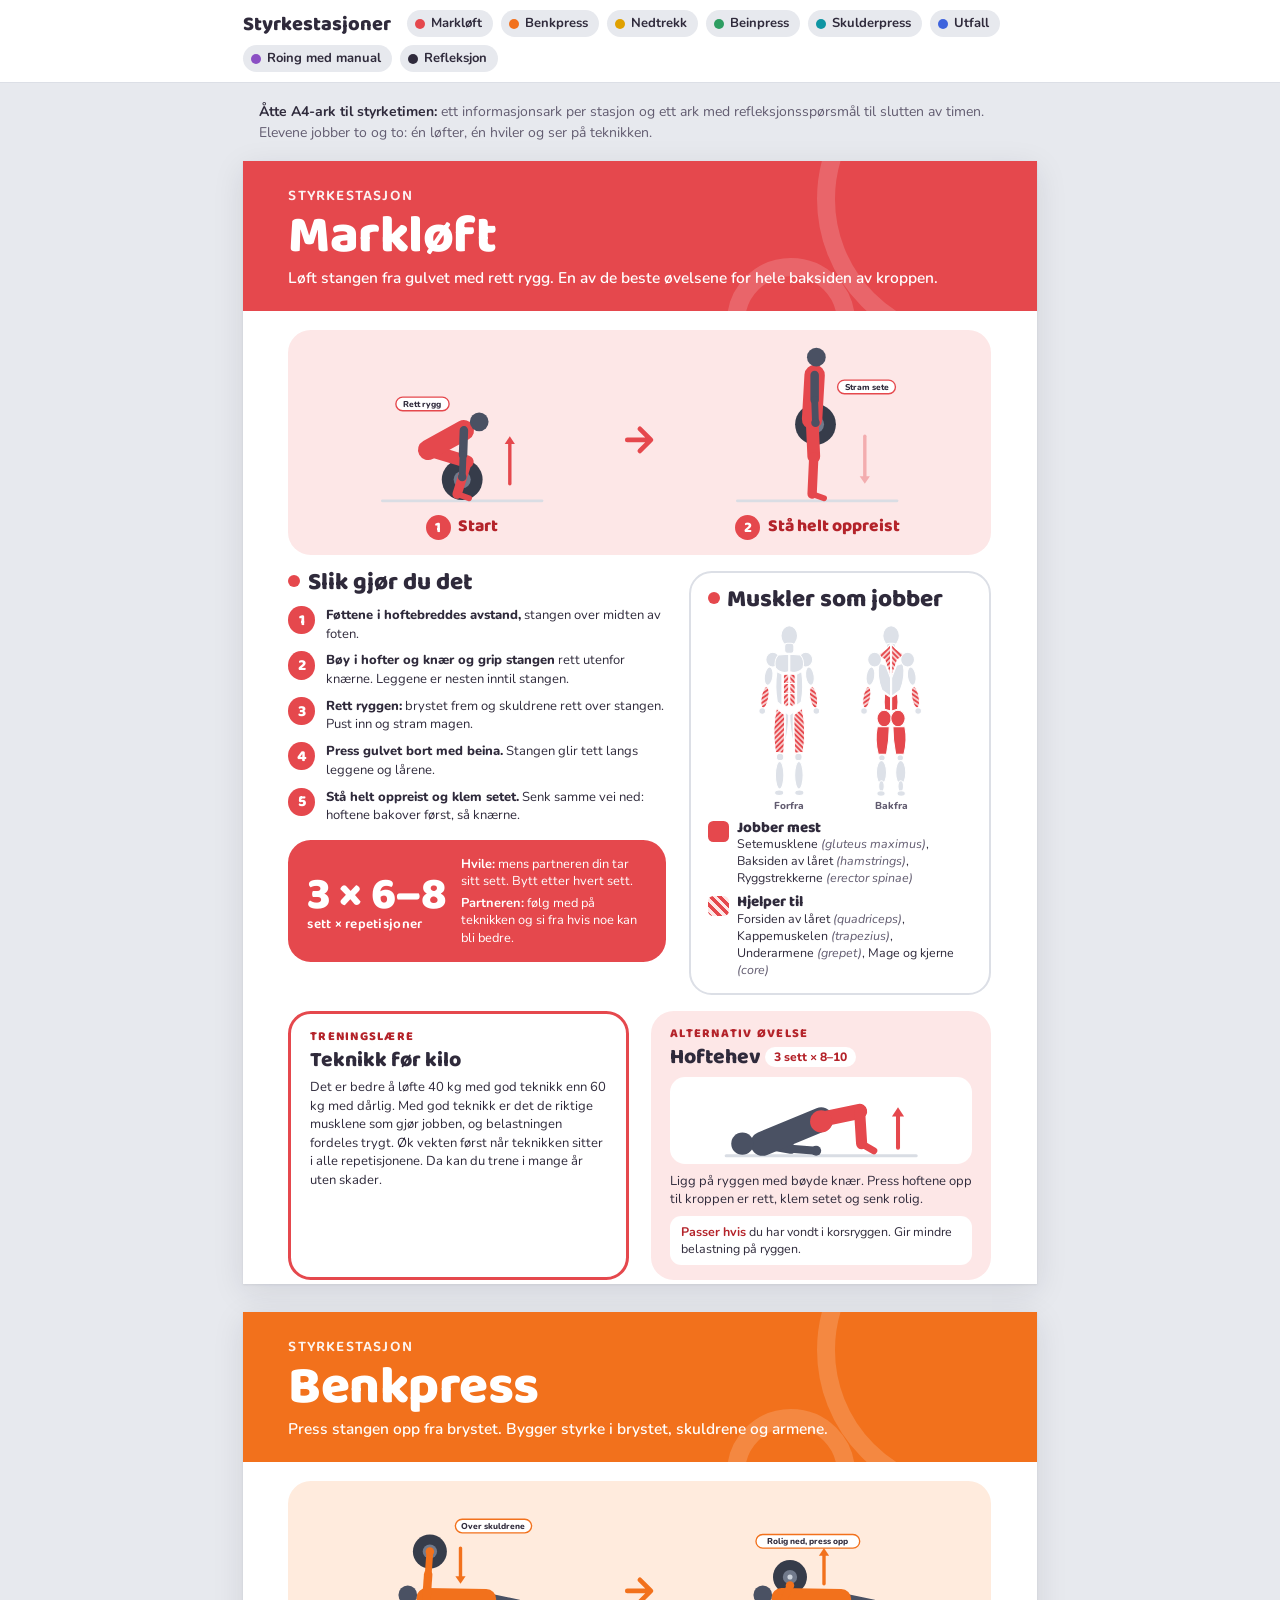
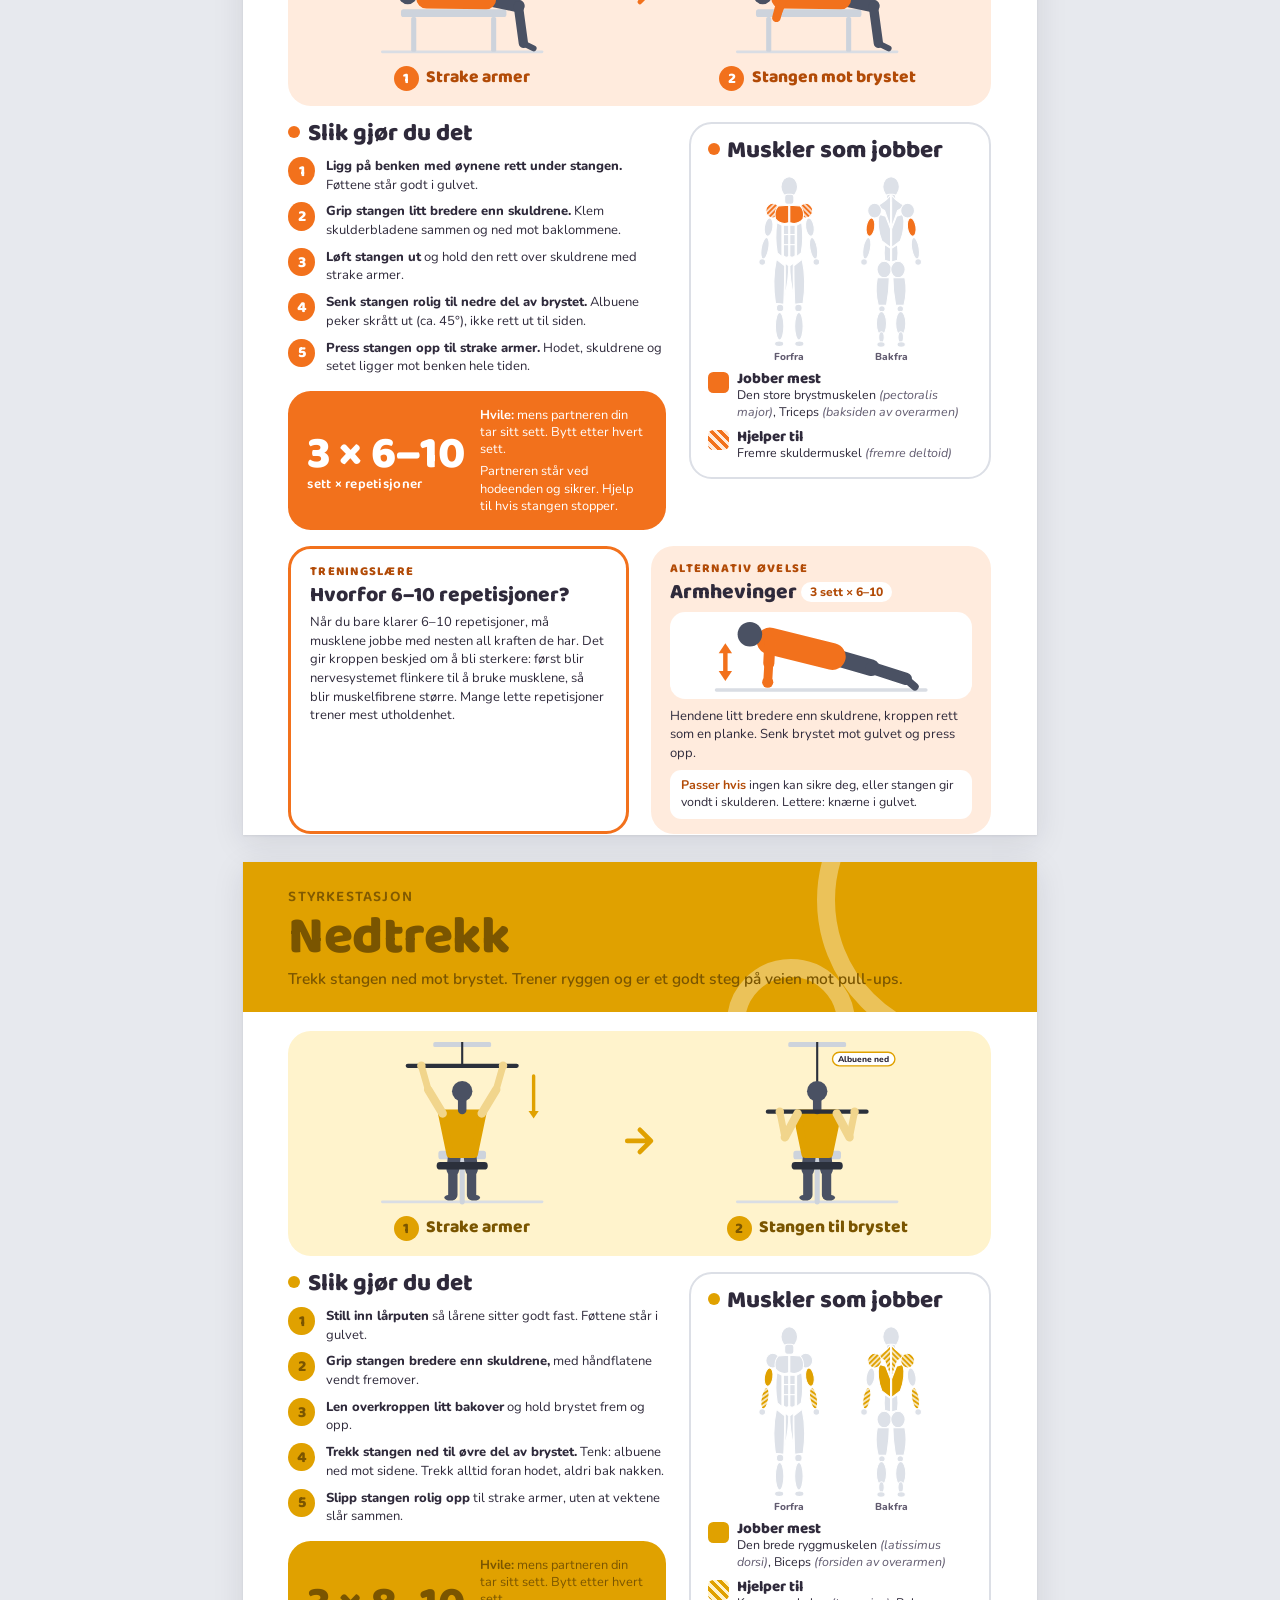
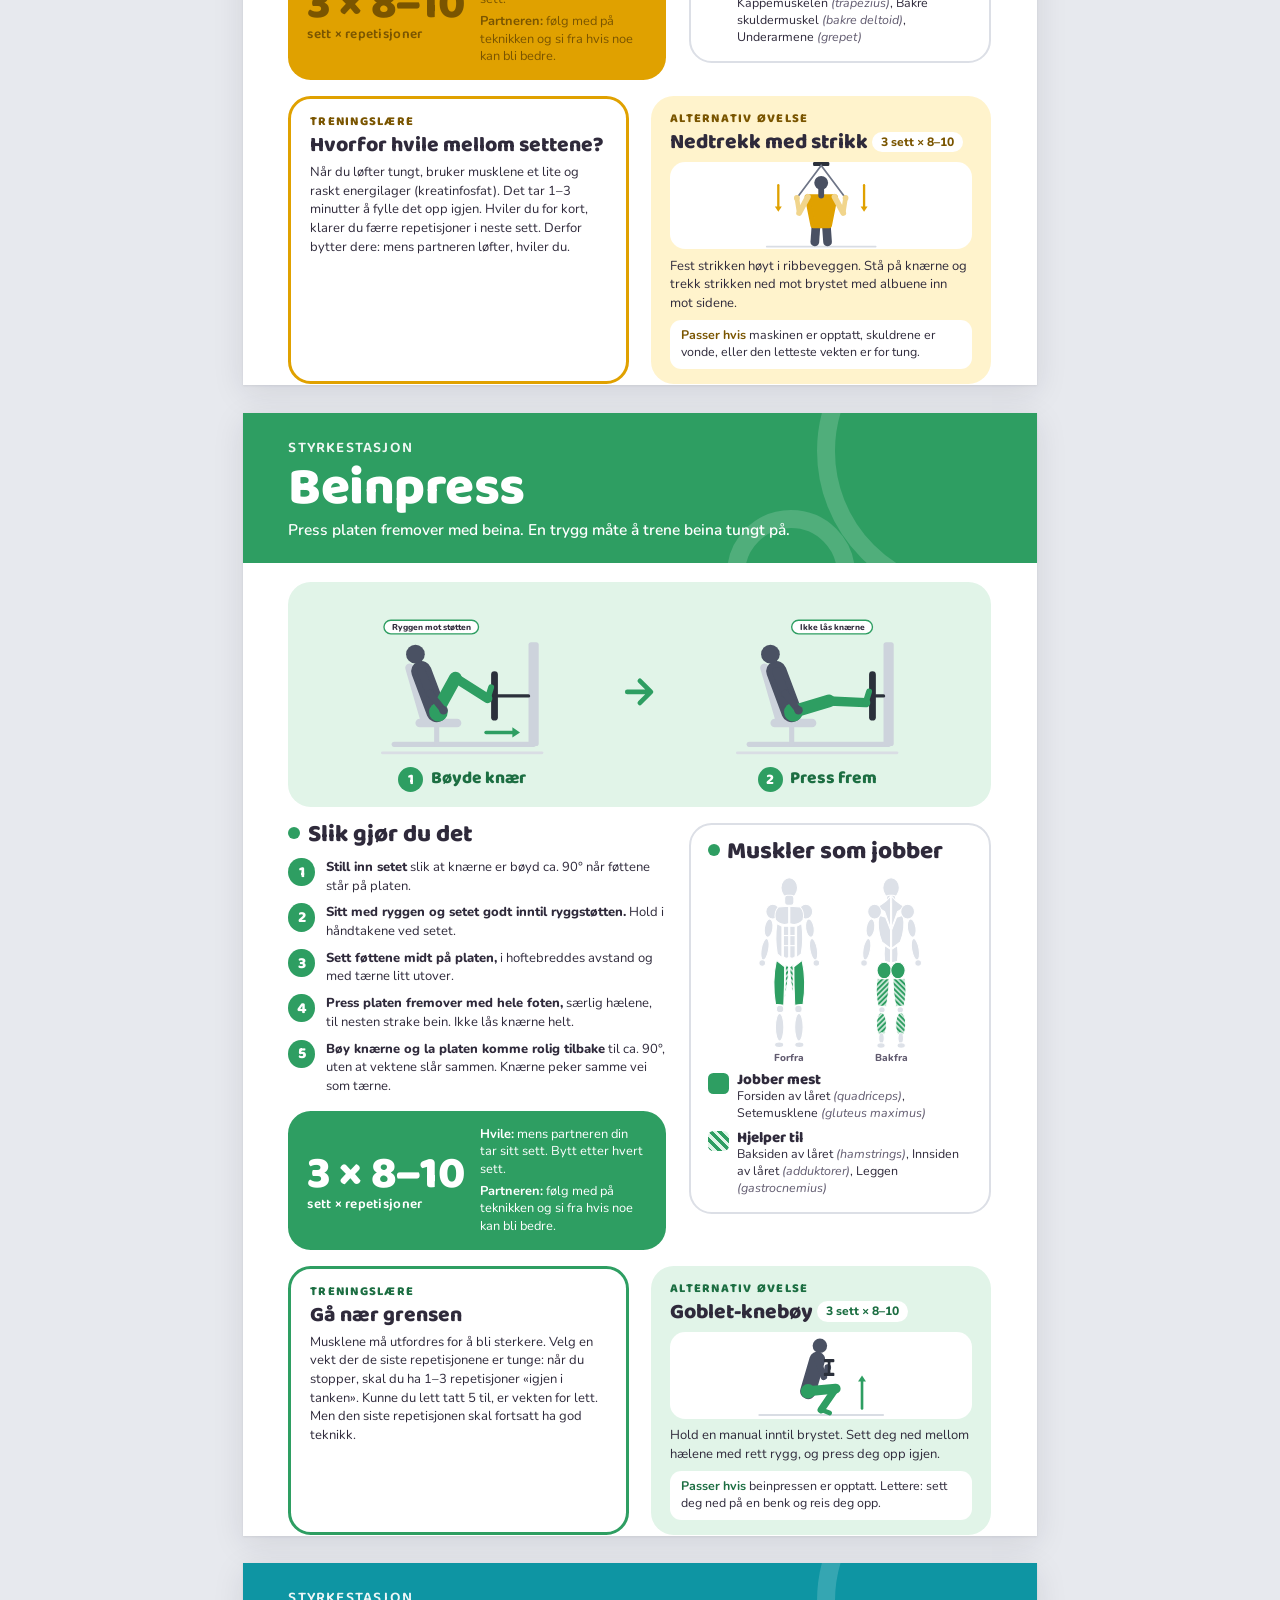
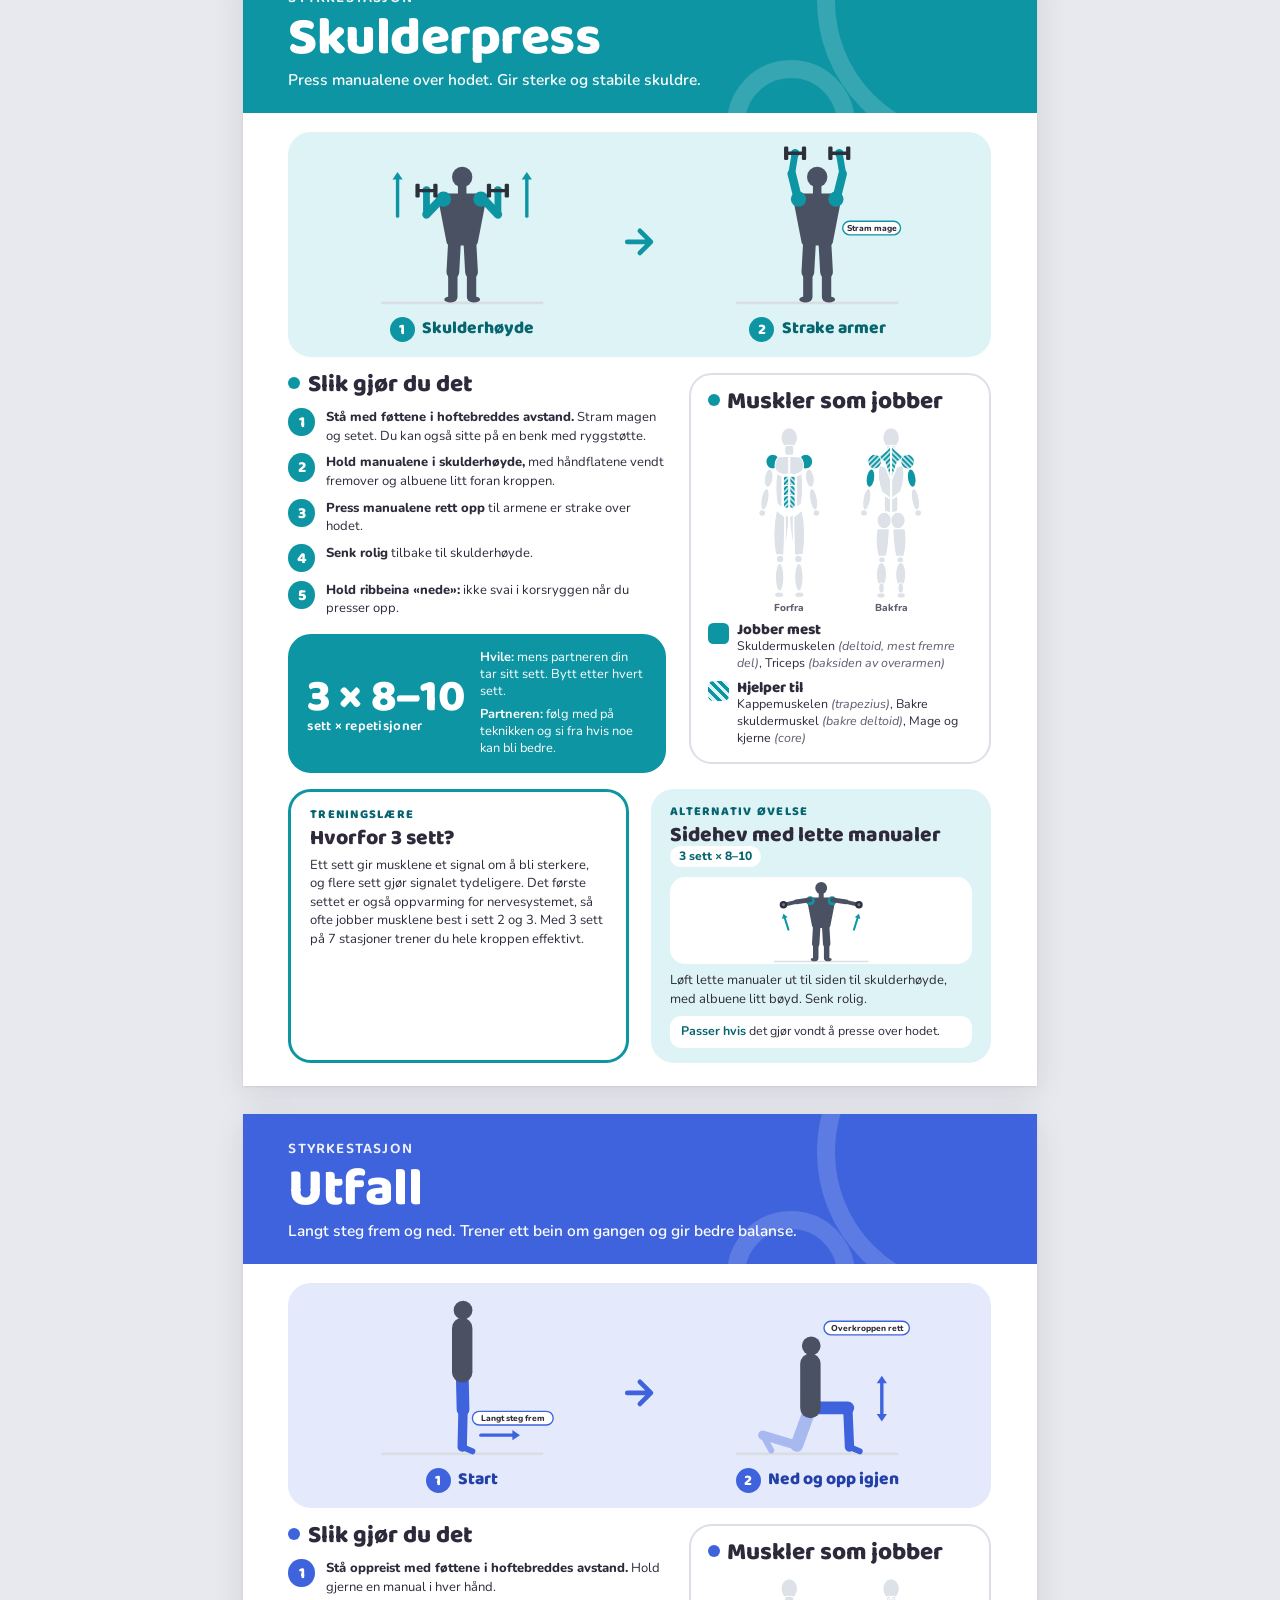
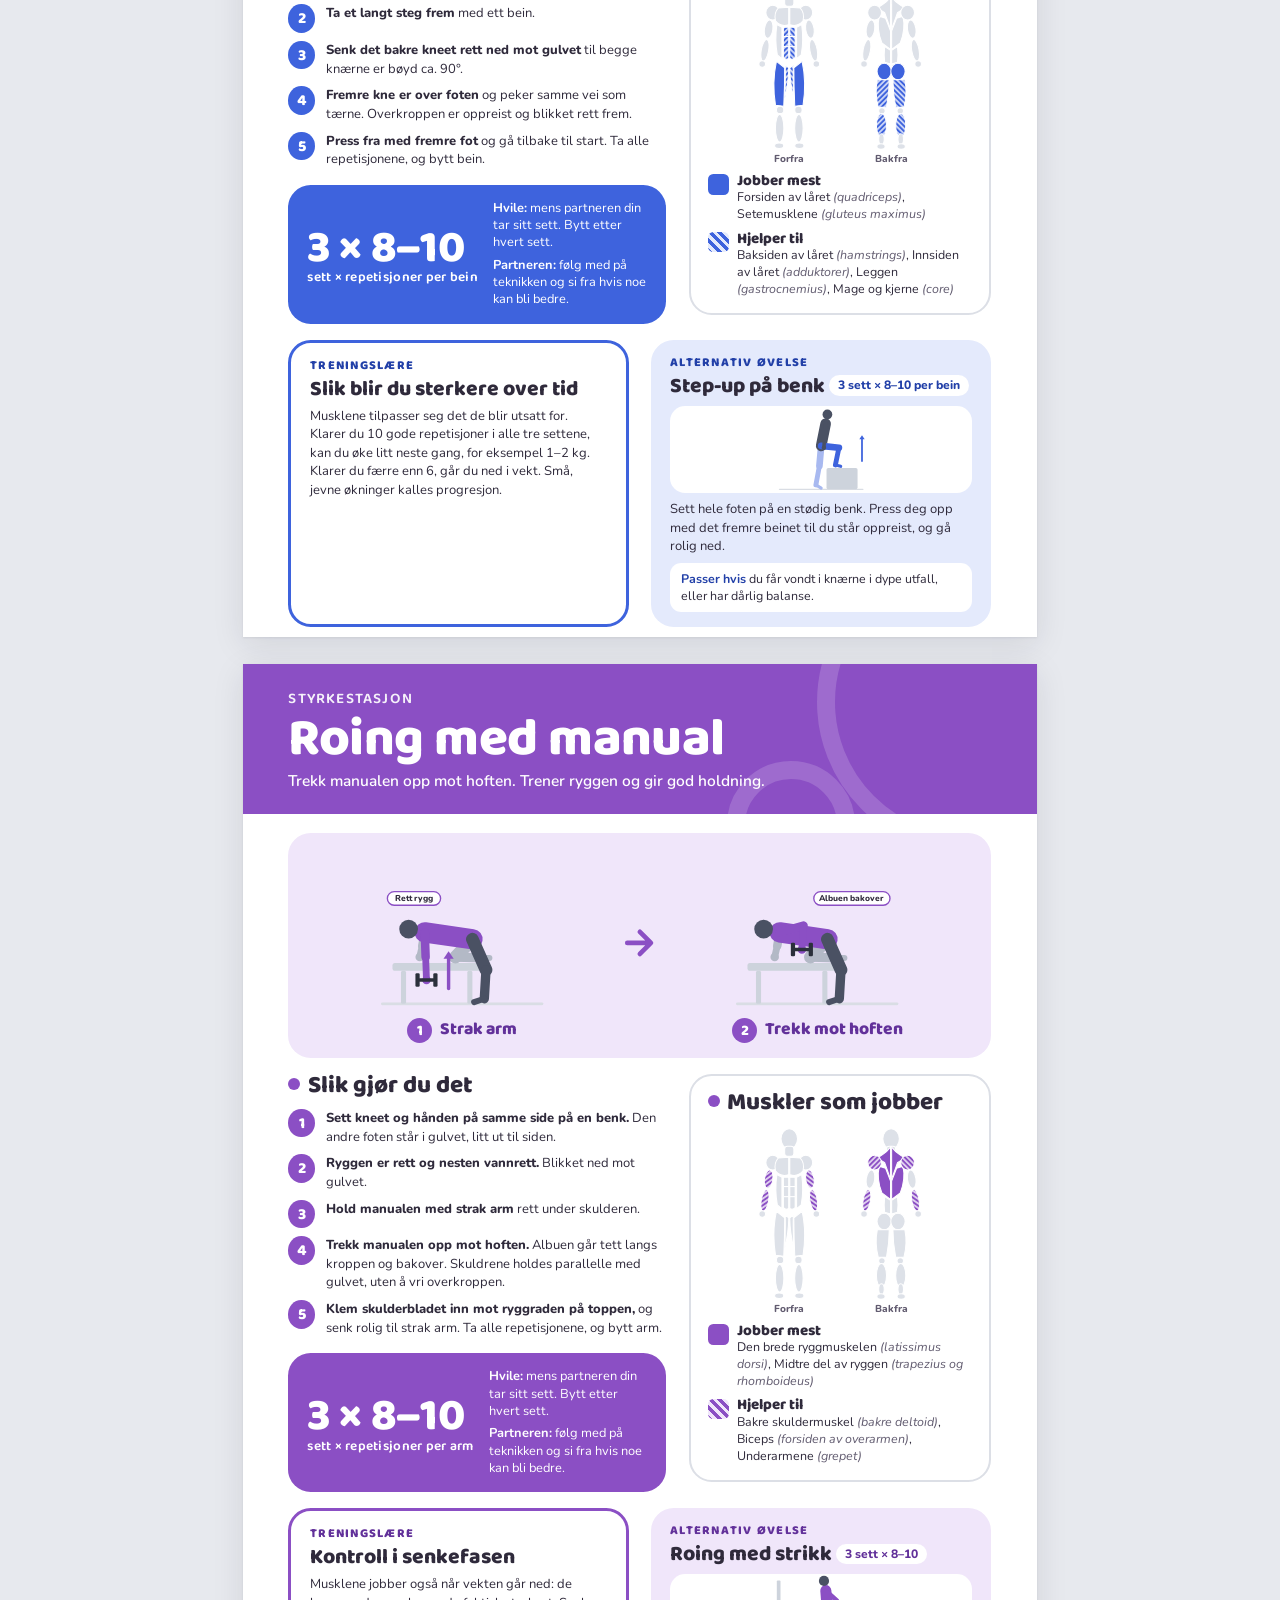
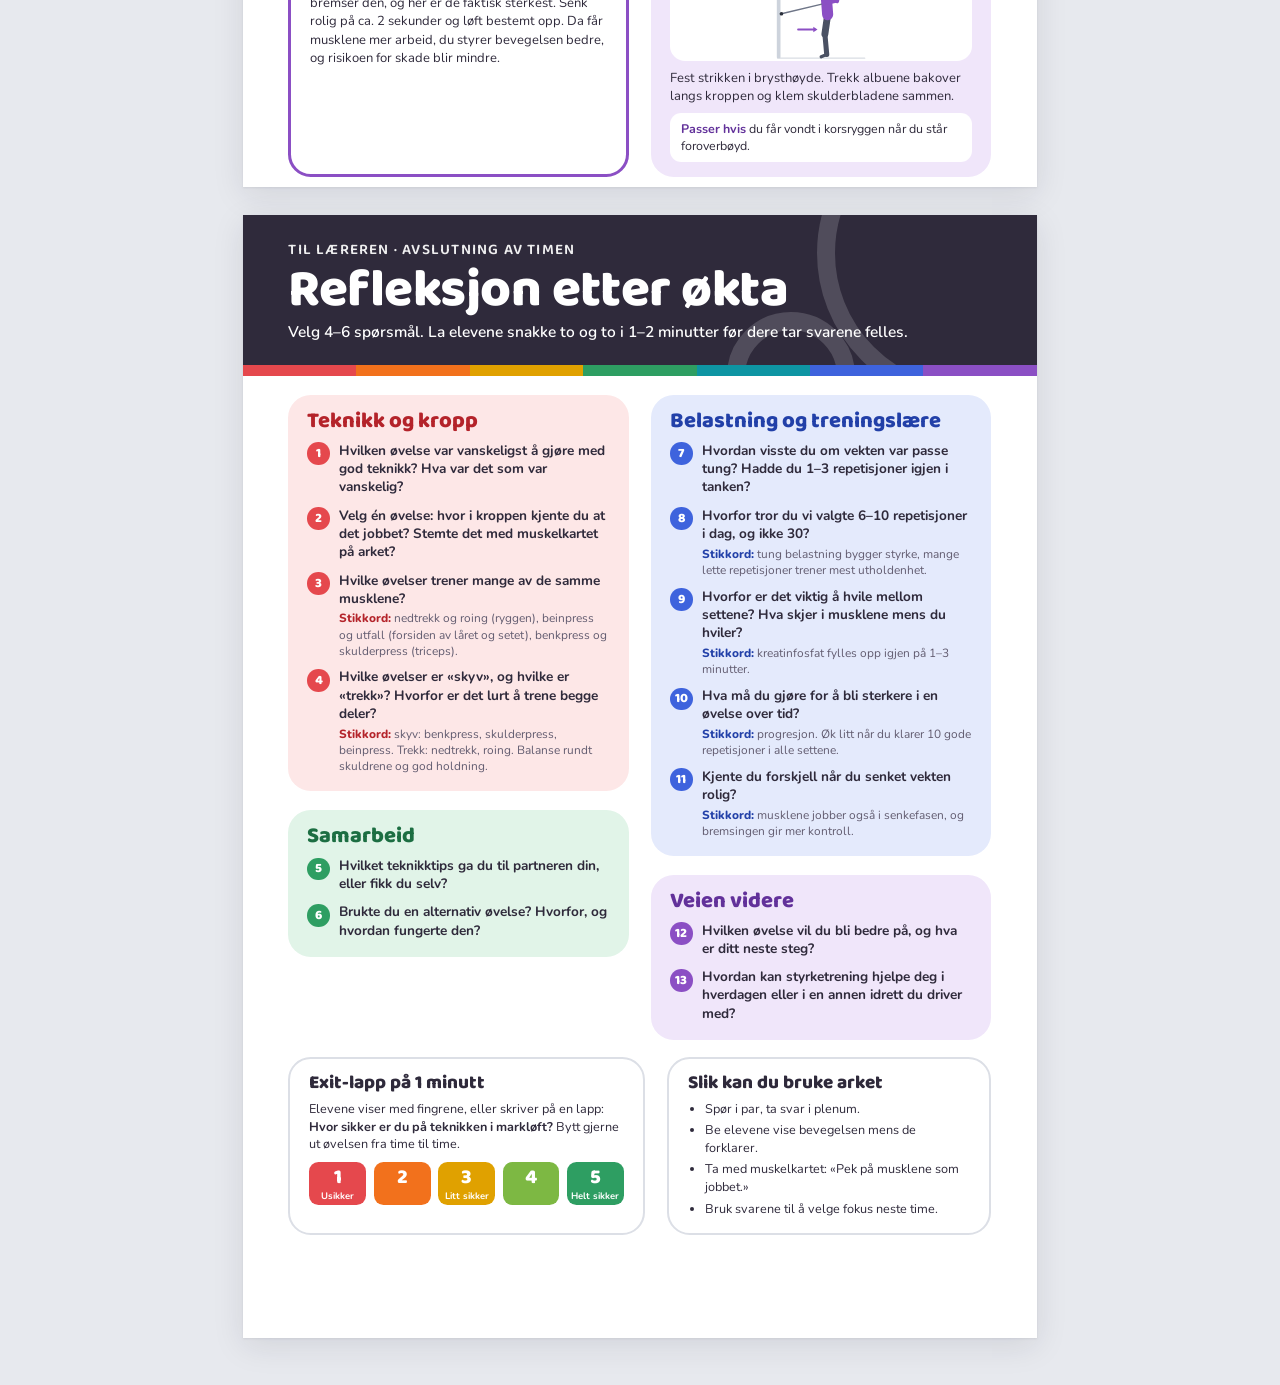
<file: stasjonsark/stasjonsark.html>
<!doctype html>
<html lang="nb">
<head>
<meta charset="utf-8">
<meta name="viewport" content="width=device-width, initial-scale=1, viewport-fit=cover">
<link rel="stylesheet" href="../src/fonts.css">
<!-- START -->
<title>Styrkestasjoner</title>
<style>
/* Utskriftsark i A4. Hvert ark måles i --mm (1/210 av arkbredden), så det skalerer på skjerm og blir nøyaktig A4 på papir.
   Hver øvelse har sin egen farge: --c (sterk), --cs (lys), --ci (tekst på lys bakgrunn). */
:root {
  --ink: #2F2A3B;
  --muted: #625C70;
  --paper: #FFFFFF;
  --desk: #E7E9EE;
  --line: #DCDFE6;
  --display: "Baloo 2", "Nunito", system-ui, sans-serif;
  --body: "Nunito", system-ui, sans-serif;
  color-scheme: light;
}
* { box-sizing: border-box; }
html { -webkit-print-color-adjust: exact; print-color-adjust: exact; }
body { margin: 0; background: var(--desk); color: var(--ink); font-family: var(--body); }

/* ---------- Skjermvisning: meny og stabel av ark ---------- */
.top {
  position: sticky; top: env(safe-area-inset-top, 0px); z-index: 5;
  background: var(--paper); border-bottom: 1px solid var(--line);
  padding-block: 10px; padding-inline: 16px;
}
.top-in { max-width: 210mm; margin: 0 auto; display: flex; flex-wrap: wrap; gap: 8px; align-items: center; }
.top h1 { font-family: var(--display); font-weight: 800; font-size: 20px; margin: 0 8px 0 0; line-height: 1; }
.chip {
  display: inline-flex; align-items: center; gap: 6px;
  font: 700 13px/1 var(--body); color: var(--ink); text-decoration: none;
  padding: 7px 11px 7px 8px; border-radius: 99px; background: var(--desk);
}
.chip::before { content: ""; width: 10px; height: 10px; border-radius: 50%; background: var(--c); }
.chip:hover, .chip:focus-visible { background: var(--cs); outline: 2px solid var(--c); outline-offset: 0; }
.intro { max-width: 210mm; margin: 18px auto 0; padding-inline: 16px; color: var(--muted); font-size: 14px; line-height: 1.5; }
.intro b { color: var(--ink); }
.stack { display: grid; gap: 28px; justify-items: center; padding-block: 18px 48px; padding-inline: 16px; }

/* ---------- Arket ---------- */
.sheet {
  width: min(210mm, 100%);
  aspect-ratio: 210 / 297;
  background: var(--paper);
  box-shadow: 0 1px 2px rgba(30,30,50,.08), 0 8px 30px rgba(30,30,50,.10);
  container-type: inline-size;
  overflow: hidden;
  scroll-margin-top: 70px;
}
.in {
  --mm: calc(100cqw / 210);
  height: 100%;
  display: flex; flex-direction: column;
  font-size: calc(var(--mm) * 3.55);
  line-height: 1.42;
}
.mm { font-size: calc(var(--mm) * 3.55); }

/* Toppfelt */
.head {
  background: var(--c);
  color: #fff;
  padding: calc(var(--mm)*6.5) calc(var(--mm)*12) calc(var(--mm)*6);
  position: relative; overflow: hidden;
}
.head .ring { position: absolute; border-radius: 50%; border: calc(var(--mm)*5) solid rgba(255,255,255,.16); }
.head .eyebrow { font-family: var(--display); font-weight: 600; font-size: calc(var(--mm)*4); letter-spacing: .08em; text-transform: uppercase; opacity: .92; }
.head h2 { font-family: var(--display); font-weight: 800; font-size: calc(var(--mm)*14); line-height: .9; margin: calc(var(--mm)*1.5) 0 calc(var(--mm)*2); letter-spacing: -.01em; text-wrap: balance; position: relative; }
.head p { margin: 0; font-size: calc(var(--mm)*4.1); font-weight: 600; max-width: calc(var(--mm)*175); position: relative; line-height: 1.3; }
.head.dark-text { color: var(--ci); }
.head.dark-text .ring { border-color: rgba(255,255,255,.35); }

.body { flex: 1; padding: calc(var(--mm)*5) calc(var(--mm)*12) calc(var(--mm)*7); display: flex; flex-direction: column; gap: calc(var(--mm)*4.2); min-height: 0; }

/* Illustrasjon */
.illu { background: var(--cs); border-radius: calc(var(--mm)*6); padding: calc(var(--mm)*3) calc(var(--mm)*6) calc(var(--mm)*4); display: grid; grid-template-columns: 1fr auto 1fr; align-items: center; gap: calc(var(--mm)*2); }
.pose { display: grid; justify-items: center; gap: calc(var(--mm)*1); }
.pose svg { width: 100%; height: calc(var(--mm)*45); display: block; }
.pose .lab { font-family: var(--display); font-weight: 800; font-size: calc(var(--mm)*4.6); color: var(--ci); display: flex; align-items: center; gap: calc(var(--mm)*2); line-height: 1; }
.pose .lab i { font-style: normal; width: calc(var(--mm)*6.6); height: calc(var(--mm)*6.6); border-radius: 50%; background: var(--c); color: #fff; display: grid; place-items: center; font-size: calc(var(--mm)*4); padding-top: calc(var(--mm)*.5); }
.dark-num .pose .lab i, .dark-num .steps li::before { color: var(--ci); }
.illu .then { width: calc(var(--mm)*10); height: calc(var(--mm)*10); color: var(--c); }

/* Midtre rad */
.mid { display: grid; grid-template-columns: 1.25fr 1fr; align-items: start; gap: calc(var(--mm)*6); }
h3 { font-family: var(--display); font-weight: 800; font-size: calc(var(--mm)*6.4); line-height: 1; margin: 0 0 calc(var(--mm)*3); color: var(--ink); }
h3 .dot { display: inline-block; width: .5em; height: .5em; border-radius: 50%; background: var(--c); margin-right: .3em; vertical-align: .08em; }
.steps { list-style: none; margin: 0; padding: 0; counter-reset: s; display: grid; gap: calc(var(--mm)*2.2); font-size: calc(var(--mm)*3.45); }
.steps li { counter-increment: s; display: grid; grid-template-columns: calc(var(--mm)*7) 1fr; gap: calc(var(--mm)*3); align-items: start; }
.steps li::before { content: counter(s); width: calc(var(--mm)*7); height: calc(var(--mm)*7); border-radius: 50%; background: var(--c); color: #fff; font-family: var(--display); font-weight: 800; font-size: calc(var(--mm)*4.2); display: grid; place-items: center; padding-top: calc(var(--mm)*.5); }
.steps b { font-weight: 800; }

.muscles { border: calc(var(--mm)*.6) solid var(--line); border-radius: calc(var(--mm)*6); padding: calc(var(--mm)*4) calc(var(--mm)*4.5) calc(var(--mm)*4); display: flex; flex-direction: column; }
.muscles svg { width: 100%; height: calc(var(--mm)*50); display: block; }
.legend { display: grid; gap: calc(var(--mm)*2); margin-top: calc(var(--mm)*2); }
.legend .row { display: grid; grid-template-columns: calc(var(--mm)*5.5) 1fr; gap: calc(var(--mm)*2.2); align-items: start; }
.legend .sw { width: calc(var(--mm)*5.5); height: calc(var(--mm)*5.5); border-radius: calc(var(--mm)*1.4); background: var(--c); margin-top: calc(var(--mm)*.3); }
.legend .sw.sec { background: repeating-linear-gradient(45deg, var(--c) 0 calc(var(--mm)*.9), var(--cs) calc(var(--mm)*.9) calc(var(--mm)*1.8)); }
.legend .k { font-family: var(--display); font-weight: 800; font-size: calc(var(--mm)*4); line-height: 1.1; }
.legend .v { font-size: calc(var(--mm)*3.3); line-height: 1.35; }
.legend .v em { font-style: italic; color: var(--muted); }

/* Nederste rad */
.low { display: grid; grid-template-columns: 1fr 1fr; gap: calc(var(--mm)*6); flex: 1; min-height: 0; }
.midl { display: flex; flex-direction: column; gap: calc(var(--mm)*4.2); }
.dose { background: var(--c); color: #fff; border-radius: calc(var(--mm)*6); padding: calc(var(--mm)*4) calc(var(--mm)*5); display: grid; grid-template-columns: auto 1fr; gap: calc(var(--mm)*4); align-items: center; }
.dose.dark-text { color: var(--ci); }
.dose .big { font-family: var(--display); font-weight: 800; font-size: calc(var(--mm)*12); line-height: .9; white-space: nowrap; padding-top: calc(var(--mm)*1); }
.dose .big small { display: block; font-size: calc(var(--mm)*3.6); font-weight: 600; letter-spacing: .02em; margin-top: calc(var(--mm)*.5); }
.dose p { margin: 0; font-size: calc(var(--mm)*3.4); line-height: 1.35; }
.dose p + p { margin-top: calc(var(--mm)*1.3); }
.theory { border: calc(var(--mm)*.8) solid var(--c); border-radius: calc(var(--mm)*6); padding: calc(var(--mm)*4) calc(var(--mm)*5); flex: 1; }
.eyebrow-s { font-family: var(--display); font-weight: 800; font-size: calc(var(--mm)*3.3); letter-spacing: .1em; text-transform: uppercase; color: var(--ci); }
.theory h4, .alt h4 { font-family: var(--display); font-weight: 800; font-size: calc(var(--mm)*5.6); line-height: 1.05; margin: calc(var(--mm)*.6) 0 calc(var(--mm)*1.8); }
.theory p, .alt p { margin: 0; font-size: calc(var(--mm)*3.45); line-height: 1.42; }
.theory p + p, .alt p + p { margin-top: calc(var(--mm)*1.6); }
.alt { background: var(--cs); border-radius: calc(var(--mm)*6); padding: calc(var(--mm)*4) calc(var(--mm)*5); display: flex; flex-direction: column; }
.alt svg { width: 100%; height: calc(var(--mm)*23); display: block; margin: calc(var(--mm)*.5) 0 calc(var(--mm)*2); background: var(--paper); border-radius: calc(var(--mm)*4); }
.alt .fit { background: var(--paper); border-radius: calc(var(--mm)*3); padding: calc(var(--mm)*2) calc(var(--mm)*3); margin-top: auto; font-size: calc(var(--mm)*3.3); line-height: 1.35; }
.alt .fit + .fit { margin-top: calc(var(--mm)*1.6); }
.alt .fit b { color: var(--ci); }
.altdose { font-family: var(--body); font-weight: 800; font-size: calc(var(--mm)*3.2); background: var(--paper); color: var(--ci); border-radius: 99px; padding: calc(var(--mm)*.6) calc(var(--mm)*2.4); white-space: nowrap; vertical-align: .2em; }
.alt .gap { flex: 1; min-height: calc(var(--mm)*2); }

/* ---------- Refleksjonsarket ---------- */
.refl .head { background: var(--ink); }
.stripes { display: flex; height: calc(var(--mm)*3); }
.stripes span { flex: 1; }
.refl .body { gap: calc(var(--mm)*4.5); }
.qgrid { display: grid; grid-template-columns: 1fr 1fr; gap: calc(var(--mm)*5) calc(var(--mm)*6); }
.qblock { border-radius: calc(var(--mm)*6); padding: calc(var(--mm)*4) calc(var(--mm)*5) calc(var(--mm)*4.5); background: var(--cs); }
.qblock h3 { font-size: calc(var(--mm)*5.8); margin-bottom: calc(var(--mm)*2.6); color: var(--ci); }
.qblock ol { margin: 0; padding: 0; list-style: none; display: grid; gap: calc(var(--mm)*2.6); }
.qblock li { display: grid; grid-template-columns: calc(var(--mm)*6) 1fr; gap: calc(var(--mm)*2.4); }
.qblock li > i { font-style: normal; width: calc(var(--mm)*6); height: calc(var(--mm)*6); border-radius: 50%; background: var(--c); color: #fff; font-family: var(--display); font-weight: 800; font-size: calc(var(--mm)*3.5); display: grid; place-items: center; padding-top: calc(var(--mm)*.4); margin-top: calc(var(--mm)*.2); }
.qblock .q { font-weight: 700; font-size: calc(var(--mm)*3.6); line-height: 1.35; }
.qblock .h { font-size: calc(var(--mm)*3.15); color: var(--muted); line-height: 1.35; margin-top: calc(var(--mm)*.6); }
.qblock .h b { color: var(--ci); font-weight: 800; }
.tips { display: grid; grid-template-columns: 1.1fr 1fr; gap: calc(var(--mm)*6); }
.tip { border: calc(var(--mm)*.6) solid var(--line); border-radius: calc(var(--mm)*6); padding: calc(var(--mm)*4) calc(var(--mm)*5); }
.tip h4 { font-family: var(--display); font-weight: 800; font-size: calc(var(--mm)*5); margin: 0 0 calc(var(--mm)*1.5); line-height: 1.05; }
.tip p, .tip li { font-size: calc(var(--mm)*3.35); line-height: 1.4; margin: 0; }
.tip ul { margin: 0; padding-left: calc(var(--mm)*4.5); display: grid; gap: calc(var(--mm)*1); }
.scale { display: flex; gap: calc(var(--mm)*2); margin-top: calc(var(--mm)*2.5); }
.scale span { flex: 1; text-align: center; border-radius: calc(var(--mm)*2.5); padding: calc(var(--mm)*1.6) 0 calc(var(--mm)*1); font-family: var(--display); font-weight: 800; font-size: calc(var(--mm)*5.4); line-height: 1; color: #fff; }
.scale span small { display: block; font-family: var(--body); font-weight: 700; font-size: calc(var(--mm)*2.5); margin-top: calc(var(--mm)*.6); line-height: 1.1; }

@media (prefers-reduced-motion: no-preference) { html { scroll-behavior: smooth; } }

/* ---------- Utskrift ---------- */
@page { size: A4; margin: 0; }
@media print {
  body { background: #fff; }
  .top, .intro { display: none; }
  .stack { display: block; padding: 0; }
  .sheet { width: 210mm; height: 297mm; aspect-ratio: auto; box-shadow: none; break-after: page; }
  .sheet:last-child { break-after: auto; }
}
</style>
</head>
<body>
<header class="top">
  <nav class="top-in" id="nav" aria-label="Øvelser"><h1>Styrkestasjoner</h1></nav>
</header>
<p class="intro"><b>Åtte A4-ark til styrketimen:</b> ett informasjonsark per stasjon og ett ark med refleksjonsspørsmål til slutten av timen. Elevene jobber to og to: én løfter, én hviler og ser på teknikken.</p>
<main class="stack" id="stack"></main>

<script>
/* ============ Farger og tegnehjelpere ============ */
const NEUTRAL = { body: "#4A5163", far: "#B3B9C6", eq: "#2B303B", eq2: "#CDD3DC", plate: "#363C4A", hub: "#717A8C", floor: "#D9DDE4", band: "#6E7587" };

function tint(hex, a) { // blander fargen med hvitt; a = andel farge
  const n = parseInt(hex.slice(1), 16), r = n >> 16, g = (n >> 8) & 255, b = n & 255;
  const m = (c) => Math.round(c * a + 255 * (1 - a)).toString(16).padStart(2, "0");
  return "#" + m(r) + m(g) + m(b);
}

function pen(hi) {
  const P = NEUTRAL, hi2 = tint(hi, .45);
  const ln = (a, b, w, c) => `<line x1="${a[0]}" y1="${a[1]}" x2="${b[0]}" y2="${b[1]}" stroke="${c}" stroke-width="${w}" stroke-linecap="round"/>`;
  const circ = (p, r, c) => `<circle cx="${p[0]}" cy="${p[1]}" r="${r}" fill="${c}"/>`;
  const rect = (x, y, w, h, c, rx = 2) => `<rect x="${x}" y="${y}" width="${w}" height="${h}" rx="${rx}" fill="${c}"/>`;
  const d = {
    hi, hi2, ...P, ln, circ, rect,
    floor: (y) => ln([6, y], [194, y], 3, P.floor),
    leg: (h, k, a, t, c) => ln(h, k, 15, c) + ln(k, a, 11, c) + ln(a, t, 7, c),
    arm: (s, e, h, c) => ln(s, e, 10, c) + ln(e, h, 8, c) + circ(h, 5, c),
    torso: (h, s, c) => ln(h, s, 24, c),
    head: (p, c) => circ(p, 11, c),
    plate: (p, r) => circ(p, r, P.plate) + circ(p, r * .42, P.hub) + circ(p, 3, P.eq2),
    dbH: (p) => ln([p[0] - 8, p[1]], [p[0] + 8, p[1]], 4, P.eq) + rect(p[0] - 13, p[1] - 8, 5, 16, P.eq, 1.5) + rect(p[0] + 8, p[1] - 8, 5, 16, P.eq, 1.5),
    dbV: (p) => ln([p[0], p[1] - 8], [p[0], p[1] + 8], 4, P.eq) + rect(p[0] - 8, p[1] - 13, 16, 5, P.eq, 1.5) + rect(p[0] - 8, p[1] + 8, 16, 5, P.eq, 1.5),
    dbEnd: (p) => circ(p, 7.5, P.eq) + circ(p, 3, P.hub),
    arrow(a, b, c, both) {
      const dx = b[0] - a[0], dy = b[1] - a[1], L = Math.hypot(dx, dy), ux = dx / L, uy = dy / L, nx = -uy, ny = ux;
      const head = (p, s) => `<polygon points="${p[0]},${p[1]} ${p[0] - s * 9 * ux + 6 * nx},${p[1] - s * 9 * uy + 6 * ny} ${p[0] - s * 9 * ux - 6 * nx},${p[1] - s * 9 * uy - 6 * ny}" fill="${c}"/>`;
      const a2 = both ? [a[0] + 6 * ux, a[1] + 6 * uy] : a, b2 = [b[0] - 6 * ux, b[1] - 6 * uy];
      return ln(a2, b2, 4, c) + head(b, 1) + (both ? head(a, -1) : "");
    },
    tag(x, y, text) {
      const w = text.length * 5.4 + 14;
      return `<g><rect x="${x}" y="${y - 8}" width="${w}" height="16" rx="8" fill="#fff" stroke="${hi}" stroke-width="1.6"/><text x="${x + w / 2}" y="${y + 3.6}" text-anchor="middle" font-family="Nunito, sans-serif" font-weight="800" font-size="10" fill="#2F2A3B">${text}</text></g>`;
    },
    // Figur forfra
    ftorso: (cx, sy, wy, c) => `<path d="M${cx - 24},${sy} L${cx + 24},${sy} L${cx + 14},${wy} L${cx - 14},${wy} Z" fill="${c}" stroke="${c}" stroke-width="9" stroke-linejoin="round"/>`,
    fhead: (cx, y, c) => ln([cx, y], [cx, y + 22], 10, c) + circ([cx, y], 12, c),
    flegs(hy, ky, ay, c, kneel) {
      let s = ln([91, hy], [89, ky], 15, c) + ln([109, hy], [111, ky], 15, c);
      if (!kneel) s += ln([89, ky], [89, ay], 11, c) + ln([111, ky], [111, ay], 11, c) + `<ellipse cx="86" cy="${ay + 3}" rx="7" ry="3.5" fill="${c}"/><ellipse cx="114" cy="${ay + 3}" rx="7" ry="3.5" fill="${c}"/>`;
      return s;
    },
  };
  return d;
}

function poseSvg(color, pose) {
  const d = pen(color);
  return `<svg viewBox="${pose.vb || "0 0 200 200"}" role="img" aria-label="${pose.label}">${pose.draw(d)}</svg>`;
}

/* ============ Muskelkart (forfra og bakfra) ============ */
const MAP = {
  front: {
    mid: `<ellipse cx="50" cy="14" rx="9" ry="11" class="n"/><rect x="45" y="22" width="10" height="11" rx="3" class="n"/>`,
    side: [
      ["delts_f", `<ellipse cx="32" cy="40" rx="7.5" ry="8"/>`],
      ["pecs", `<path d="M49.4,34 L38,35 Q33,40 35,49 Q41,56 49.4,53 Z"/>`],
      ["biceps", `<ellipse cx="27.5" cy="58" rx="4.6" ry="10" transform="rotate(8 27.5 58)"/>`],
      ["forearms", `<ellipse cx="23.5" cy="81" rx="4" ry="12" transform="rotate(10 23.5 81)"/>`],
      ["", `<circle cx="20.5" cy="96" r="3.6"/>`],
      ["abs", `<path d="M43.6,56 L49.4,56 L49.4,90 Q46,92 43.6,89 Z"/>`],
      ["obliques", `<path d="M42,56 L36.5,53 Q34,70 37,86 L42,90 Z"/>`],
      ["quads", `<path d="M36,93 Q31,116 35,141 L44,142 Q45,120 45,100 Z"/>`],
      ["adductors", `<path d="M45.6,97 L49.4,100 Q49.6,114 45,134 Q46,118 45.6,97 Z"/>`],
      ["", `<circle cx="40" cy="146" r="4"/>`],
      ["", `<ellipse cx="39.5" cy="166" rx="4.6" ry="15"/>`],
      ["", `<ellipse cx="39" cy="185" rx="5" ry="3"/>`],
    ],
    deco: `<g stroke="#fff" stroke-width="1.2"><line x1="43.6" y1="66" x2="56.4" y2="66"/><line x1="43.6" y1="77" x2="56.4" y2="77"/></g>`,
  },
  back: {
    mid: `<ellipse cx="50" cy="14" rx="9" ry="11" class="n"/><rect x="45" y="22" width="10" height="9" rx="3" class="n"/>`,
    side: [
      ["lats", `<path d="M37,44 Q34,58 40,73 L49.4,80 L49.4,60 L44,46 Z"/>`],
      ["traps", `<path d="M49.4,23 L45,28 Q40,32 35,35 L43,40 L49.4,58 Z"/>`],
      ["delts_b", `<ellipse cx="32" cy="40" rx="7.5" ry="8"/>`],
      ["triceps", `<ellipse cx="27.5" cy="58" rx="4.6" ry="10" transform="rotate(8 27.5 58)"/>`],
      ["forearms", `<ellipse cx="23.5" cy="81" rx="4" ry="12" transform="rotate(10 23.5 81)"/>`],
      ["", `<circle cx="20.5" cy="96" r="3.6"/>`],
      ["lowerback", `<path d="M49.4,81 L43,77 Q42,86 43,94 L49.4,96 Z"/>`],
      ["glutes", `<ellipse cx="42.5" cy="104" rx="7.8" ry="9"/>`],
      ["hamstrings", `<path d="M35,113 Q32,128 36,143 L45,143 Q48,127 48,113 Z"/>`],
      ["", `<circle cx="40" cy="147" r="3.5"/>`],
      ["calves", `<ellipse cx="39.5" cy="163" rx="5.5" ry="13"/>`],
      ["", `<ellipse cx="39.5" cy="178" rx="3" ry="6"/>`],
      ["", `<ellipse cx="39" cy="186" rx="4.5" ry="3"/>`],
    ],
    deco: "",
  },
};

function muscleSvg(id, color, prim, sec) {
  const soft = tint(color, .28);
  const fill = (k) => prim.includes(k) ? color : sec.includes(k) ? `url(#h-${id})` : "#DDE1E8";
  const view = (v) => {
    const parts = MAP[v].side.map(([k, el]) => el.replace(/^<(\w+)/, `<$1 fill="${fill(k)}"`)).join("");
    return `<g stroke="#fff" stroke-width="1.1">${MAP[v].mid.replaceAll('class="n"', 'fill="#DDE1E8"')}${parts}<g transform="translate(100 0) scale(-1 1)">${parts}</g></g>${MAP[v].deco}`;
  };
  return `<svg viewBox="0 0 215 206" role="img" aria-label="Muskelkart forfra og bakfra">
    <defs><pattern id="h-${id}" width="4" height="4" patternUnits="userSpaceOnUse" patternTransform="rotate(45)"><rect width="4" height="4" fill="${soft}"/><rect width="2" height="4" fill="${color}"/></pattern></defs>
    <g transform="translate(2 0)">${view("front")}</g>
    <g transform="translate(113 0)">${view("back")}</g>
    <text x="52" y="203" text-anchor="middle" font-family="Baloo 2, sans-serif" font-weight="800" font-size="11" fill="#625C70">Forfra</text>
    <text x="163" y="203" text-anchor="middle" font-family="Baloo 2, sans-serif" font-weight="800" font-size="11" fill="#625C70">Bakfra</text>
  </svg>`;
}

/* ============ Øvelsene ============ */
const M = {
  glutes: ["Setemusklene", "gluteus maximus"],
  hamstrings: ["Baksiden av låret", "hamstrings"],
  lowerback: ["Ryggstrekkerne", "erector spinae"],
  quads: ["Forsiden av låret", "quadriceps"],
  traps: ["Kappemuskelen", "trapezius"],
  forearms: ["Underarmene", "grepet"],
  abs: ["Mage og kjerne", "core"],
  obliques: ["Skrå magemuskler", "obliques"],
  pecs: ["Den store brystmuskelen", "pectoralis major"],
  triceps: ["Triceps", "baksiden av overarmen"],
  delts_f: ["Fremre skuldermuskel", "fremre deltoid"],
  delts_b: ["Bakre skuldermuskel", "bakre deltoid"],
  lats: ["Den brede ryggmuskelen", "latissimus dorsi"],
  biceps: ["Biceps", "forsiden av overarmen"],
  adductors: ["Innsiden av låret", "adduktorer"],
  calves: ["Leggen", "gastrocnemius"],
};

const EX = [
{
  id: "markloft", name: "Markløft", color: "#E5484D", soft: "#FDE7E7", ink: "#B4232A",
  sub: "Løft stangen fra gulvet med rett rygg. En av de beste øvelsene for hele baksiden av kroppen.",
  reps: "6–8",
  poses: [
    { label: "Start", draw: (d) => d.floor(188) + d.plate([100, 163], 24) + d.leg([60, 128], [106, 142], [94, 180], [108, 185], d.hi) + d.torso([60, 128], [102, 105], d.hi) + d.head([120, 95], d.body) + d.arm([102, 105], [101, 134], [100, 160], d.body) + d.arrow([156, 168], [156, 112], d.hi) + d.tag(22, 74, "Rett rygg") },
    { label: "Stå helt oppreist", draw: (d) => d.floor(188) + d.plate([98, 98], 24) + d.leg([94, 92], [96, 136], [94, 180], [108, 185], d.hi) + d.torso([94, 92], [97, 40], d.hi) + d.head([99, 19], d.body) + d.arm([97, 40], [97, 69], [98, 96], d.body) + d.arrow([156, 112], [156, 168], d.hi2) + d.tag(124, 54, "Stram sete") },
  ],
  prim: ["glutes", "hamstrings", "lowerback"], sec: ["quads", "traps", "forearms", "abs"],
  steps: [
    ["Føttene i hoftebreddes avstand,", "stangen over midten av foten."],
    ["Bøy i hofter og knær og grip stangen", "rett utenfor knærne. Leggene er nesten inntil stangen."],
    ["Rett ryggen:", "brystet frem og skuldrene rett over stangen. Pust inn og stram magen."],
    ["Press gulvet bort med beina.", "Stangen glir tett langs leggene og lårene."],
    ["Stå helt oppreist og klem setet.", "Senk samme vei ned: hoftene bakover først, så knærne."],
  ],
  theory: { t: "Teknikk før kilo", p: [
    "Det er bedre å løfte 40 kg med god teknikk enn 60 kg med dårlig. Med god teknikk er det de riktige musklene som gjør jobben, og belastningen fordeles trygt. Øk vekten først når teknikken sitter i alle repetisjonene. Da kan du trene i mange år uten skader.",
  ]},
  alt: { name: "Hoftehev", vb: "0 62 200 86",
    draw: (d) => d.floor(140) + d.arm([42, 128], [70, 133], [95, 135], d.body) + d.torso([100, 104], [42, 128], d.body) + d.leg([100, 104], [138, 96], [140, 128], [152, 135], d.hi) + d.circ([100, 106], 11, d.hi) + d.head([22, 128], d.body) + d.arrow([176, 132], [176, 92], d.hi),
    text: "Ligg på ryggen med bøyde knær. Press hoftene opp til kroppen er rett, klem setet og senk rolig.",
    fit: "du har vondt i korsryggen. Gir mindre belastning på ryggen.",
    reps: "3 sett × 8–10" },
},
{
  id: "benkpress", name: "Benkpress", color: "#F2711C", soft: "#FFEBDD", ink: "#B24B07",
  sub: "Press stangen opp fra brystet. Bygger styrke i brystet, skuldrene og armene.",
  reps: "6–10", partner: "Partneren står ved hodeenden og sikrer. Hjelp til hvis stangen stopper.",
  poses: [
    { label: "Strake armer", draw: (d) => d.floor(188) + d.rect(28, 138, 124, 9, d.eq2, 3) + d.rect(40, 147, 6, 41, d.eq2) + d.rect(134, 147, 6, 41, d.eq2) + d.plate([62, 70], 20) + d.leg([128, 126], [166, 134], [172, 178], [184, 184], d.body) + d.torso([128, 126], [58, 125], d.hi) + d.head([36, 121], d.body) + d.arm([58, 125], [60, 97], [62, 70], d.hi) + d.arrow([98, 66], [98, 108], d.hi) + d.tag(92, 40, "Over skuldrene") },
    { label: "Stangen mot brystet", draw: (d) => d.floor(188) + d.rect(28, 138, 124, 9, d.eq2, 3) + d.rect(40, 147, 6, 41, d.eq2) + d.rect(134, 147, 6, 41, d.eq2) + d.plate([68, 100], 20) + d.leg([128, 126], [166, 134], [172, 178], [184, 184], d.body) + d.torso([128, 126], [58, 125], d.hi) + d.head([36, 121], d.body) + d.arm([58, 125], [52, 148], [68, 110], d.hi) + d.arrow([108, 108], [108, 66], d.hi) + d.tag(28, 58, "Rolig ned, press opp") },
  ],
  prim: ["pecs", "triceps"], sec: ["delts_f"],
  steps: [
    ["Ligg på benken med øynene rett under stangen.", "Føttene står godt i gulvet."],
    ["Grip stangen litt bredere enn skuldrene.", "Klem skulderbladene sammen og ned mot baklommene."],
    ["Løft stangen ut", "og hold den rett over skuldrene med strake armer."],
    ["Senk stangen rolig til nedre del av brystet.", "Albuene peker skrått ut (ca. 45°), ikke rett ut til siden."],
    ["Press stangen opp til strake armer.", "Hodet, skuldrene og setet ligger mot benken hele tiden."],
  ],
  theory: { t: "Hvorfor 6–10 repetisjoner?", p: [
    "Når du bare klarer 6–10 repetisjoner, må musklene jobbe med nesten all kraften de har. Det gir kroppen beskjed om å bli sterkere: først blir nervesystemet flinkere til å bruke musklene, så blir muskelfibrene større. Mange lette repetisjoner trener mest utholdenhet.",
  ]},
  alt: { name: "Armhevinger", vb: "0 70 200 78",
    draw: (d) => d.floor(140) + d.leg([110, 110], [145, 120], [176, 130], [184, 137], d.body) + d.torso([110, 110], [54, 96], d.hi) + d.head([36, 90], d.body) + d.arm([54, 96], [53, 116], [52, 133], d.hi) + d.arrow([14, 98], [14, 132], d.hi, true),
    text: "Hendene litt bredere enn skuldrene, kroppen rett som en planke. Senk brystet mot gulvet og press opp.",
    fit: "ingen kan sikre deg, eller stangen gir vondt i skulderen. Lettere: knærne i gulvet.",
    reps: "3 sett × 6–10" },
},
{
  id: "nedtrekk", name: "Nedtrekk", color: "#E0A100", soft: "#FFF3CC", ink: "#7A5500", darkText: true,
  sub: "Trekk stangen ned mot brystet. Trener ryggen og er et godt steg på veien mot pull-ups.",
  reps: "8–10",
  poses: [
    { label: "Strake armer", draw: (d) => d.floor(188) + d.rect(66, 0, 68, 6, d.eq2, 2) + d.ln([100, 0], [100, 28], 2.5, d.eq) + d.rect(72, 128, 56, 10, d.eq2, 3) + d.ln([100, 138], [100, 188], 6, d.eq2) + d.flegs(132, 150, 180, d.body) + d.rect(70, 141, 60, 9, d.eq, 4) + d.ftorso(100, 84, 132, d.hi) + d.fhead(100, 58, d.body) + d.ln([36, 28], [164, 28], 5, d.eq) + d.arm([77, 84], [60, 56], [52, 28], d.hi2) + d.arm([123, 84], [140, 56], [148, 28], d.hi2) + d.arrow([184, 40], [184, 90], d.hi) },
    { label: "Stangen til brystet", draw: (d) => d.floor(188) + d.rect(66, 0, 68, 6, d.eq2, 2) + d.ln([100, 0], [100, 52], 2.5, d.eq) + d.rect(72, 128, 56, 10, d.eq2, 3) + d.ln([100, 138], [100, 188], 6, d.eq2) + d.flegs(132, 150, 180, d.body) + d.rect(70, 141, 60, 9, d.eq, 4) + d.ftorso(100, 84, 132, d.hi) + d.fhead(100, 58, d.body) + d.ln([42, 82], [158, 82], 5, d.eq) + d.arm([77, 84], [62, 112], [56, 82], d.hi2) + d.arm([123, 84], [138, 112], [144, 82], d.hi2) + d.tag(118, 20, "Albuene ned") },
  ],
  prim: ["lats", "biceps"], sec: ["traps", "delts_b", "forearms"],
  steps: [
    ["Still inn lårputen", "så lårene sitter godt fast. Føttene står i gulvet."],
    ["Grip stangen bredere enn skuldrene,", "med håndflatene vendt fremover."],
    ["Len overkroppen litt bakover", "og hold brystet frem og opp."],
    ["Trekk stangen ned til øvre del av brystet.", "Tenk: albuene ned mot sidene. Trekk alltid foran hodet, aldri bak nakken."],
    ["Slipp stangen rolig opp", "til strake armer, uten at vektene slår sammen."],
  ],
  theory: { t: "Hvorfor hvile mellom settene?", p: [
    "Når du løfter tungt, bruker musklene et lite og raskt energilager (kreatinfosfat). Det tar 1–3 minutter å fylle det opp igjen. Hviler du for kort, klarer du færre repetisjoner i neste sett. Derfor bytter dere: mens partneren løfter, hviler du.",
  ]},
  alt: { name: "Nedtrekk med strikk", vb: "0 0 200 150",
    draw: (d) => d.floor(146) + d.rect(86, 0, 28, 7, d.eq, 2) + d.flegs(110, 138, 0, d.body, true) + d.ftorso(100, 60, 110, d.hi) + d.fhead(100, 36, d.body) + d.ln([100, 6], [58, 62], 3, d.band) + d.ln([100, 6], [142, 62], 3, d.band) + d.arm([77, 60], [62, 88], [58, 62], d.hi2) + d.arm([123, 60], [138, 88], [142, 62], d.hi2) + d.arrow([26, 40], [26, 86], d.hi) + d.arrow([174, 40], [174, 86], d.hi),
    text: "Fest strikken høyt i ribbeveggen. Stå på knærne og trekk strikken ned mot brystet med albuene inn mot sidene.",
    fit: "maskinen er opptatt, skuldrene er vonde, eller den letteste vekten er for tung.",
    reps: "3 sett × 8–10" },
},
{
  id: "beinpress", name: "Beinpress", color: "#2E9E62", soft: "#E1F4E8", ink: "#1C6E42",
  sub: "Press platen fremover med beina. En trygg måte å trene beina tungt på.",
  reps: "8–10",
  poses: [
    { label: "Bøyde knær", draw: (d) => d.floor(188) + d.ln([20, 178], [184, 178], 6, d.eq2) + d.rect(178, 58, 12, 122, d.eq2, 3) + d.ln([70, 157], [70, 178], 6, d.eq2) + d.ln([56, 150], [38, 88], 10, d.eq2) + d.ln([50, 153], [94, 153], 10, d.eq2) + d.ln([142, 121], [178, 121], 4, d.eq) + d.ln([138, 96], [138, 146], 8, d.eq) + d.torso([70, 140], [52, 92], d.body) + d.head([45, 72], d.body) + d.circ([72, 140], 11, d.hi) + d.leg([70, 140], [92, 100], [130, 124], [134, 111], d.hi) + d.arm([52, 92], [62, 118], [78, 138], d.body) + d.arrow([128, 164], [168, 164], d.hi) + d.tag(8, 40, "Ryggen mot støtten") },
    { label: "Press frem", draw: (d) => d.floor(188) + d.ln([20, 178], [184, 178], 6, d.eq2) + d.rect(178, 58, 12, 122, d.eq2, 3) + d.ln([70, 157], [70, 178], 6, d.eq2) + d.ln([56, 150], [38, 88], 10, d.eq2) + d.ln([50, 153], [94, 153], 10, d.eq2) + d.ln([169, 121], [178, 121], 4, d.eq) + d.ln([165, 96], [165, 146], 8, d.eq) + d.torso([70, 140], [52, 92], d.body) + d.head([45, 72], d.body) + d.circ([72, 140], 11, d.hi) + d.leg([70, 140], [114, 127], [157, 129], [161, 116], d.hi) + d.arm([52, 92], [62, 118], [78, 138], d.body) + d.tag(70, 40, "Ikke lås knærne") },
  ],
  prim: ["quads", "glutes"], sec: ["hamstrings", "adductors", "calves"],
  steps: [
    ["Still inn setet", "slik at knærne er bøyd ca. 90° når føttene står på platen."],
    ["Sitt med ryggen og setet godt inntil ryggstøtten.", "Hold i håndtakene ved setet."],
    ["Sett føttene midt på platen,", "i hoftebreddes avstand og med tærne litt utover."],
    ["Press platen fremover med hele foten,", "særlig hælene, til nesten strake bein. Ikke lås knærne helt."],
    ["Bøy knærne og la platen komme rolig tilbake", "til ca. 90°, uten at vektene slår sammen. Knærne peker samme vei som tærne."],
  ],
  theory: { t: "Gå nær grensen", p: [
    "Musklene må utfordres for å bli sterkere. Velg en vekt der de siste repetisjonene er tunge: når du stopper, skal du ha 1–3 repetisjoner «igjen i tanken». Kunne du lett tatt 5 til, er vekten for lett. Men den siste repetisjonen skal fortsatt ha god teknikk.",
  ]},
  alt: { name: "Goblet-knebøy", vb: "0 14 200 132",
    draw: (d) => d.floor(140) + d.torso([80, 104], [94, 56], d.body) + d.head([98, 35], d.body) + d.circ([80, 104], 11, d.hi) + d.leg([80, 104], [122, 100], [100, 132], [113, 137], d.hi) + d.arm([94, 56], [104, 82], [110, 68], d.body) + d.dbV([112, 68]) + d.arrow([162, 130], [162, 80], d.hi),
    text: "Hold en manual inntil brystet. Sett deg ned mellom hælene med rett rygg, og press deg opp igjen.",
    fit: "beinpressen er opptatt. Lettere: sett deg ned på en benk og reis deg opp.",
    reps: "3 sett × 8–10" },
},
{
  id: "skulderpress", name: "Skulderpress", color: "#0E95A3", soft: "#DDF3F5", ink: "#076570",
  sub: "Press manualene over hodet. Gir sterke og stabile skuldre.",
  reps: "8–10",
  poses: [
    { label: "Skulderhøyde", draw: (d) => d.floor(188) + d.flegs(116, 152, 181, d.body) + d.ftorso(100, 64, 116, d.body) + d.fhead(100, 40, d.body) + d.circ([78, 66], 9, d.hi) + d.circ([122, 66], 9, d.hi) + d.arm([77, 64], [58, 84], [58, 56], d.hi) + d.arm([123, 64], [142, 84], [142, 56], d.hi) + d.dbH([58, 56]) + d.dbH([142, 56]) + d.arrow([24, 86], [24, 34], d.hi) + d.arrow([176, 86], [176, 34], d.hi) },
    { label: "Strake armer", draw: (d) => d.floor(188) + d.flegs(116, 152, 181, d.body) + d.ftorso(100, 64, 116, d.body) + d.fhead(100, 40, d.body) + d.circ([78, 66], 9, d.hi) + d.circ([122, 66], 9, d.hi) + d.arm([77, 64], [70, 36], [74, 12], d.hi) + d.arm([123, 64], [130, 36], [126, 12], d.hi) + d.dbH([74, 12]) + d.dbH([126, 12]) + d.tag(130, 100, "Stram mage") },
  ],
  prim: ["delts_f", "triceps"], sec: ["traps", "delts_b", "abs"],
  labels: { delts_f: ["Skuldermuskelen", "deltoid, mest fremre del"] },
  steps: [
    ["Stå med føttene i hoftebreddes avstand.", "Stram magen og setet. Du kan også sitte på en benk med ryggstøtte."],
    ["Hold manualene i skulderhøyde,", "med håndflatene vendt fremover og albuene litt foran kroppen."],
    ["Press manualene rett opp", "til armene er strake over hodet."],
    ["Senk rolig", "tilbake til skulderhøyde."],
    ["Hold ribbeina «nede»:", "ikke svai i korsryggen når du presser opp."],
  ],
  theory: { t: "Hvorfor 3 sett?", p: [
    "Ett sett gir musklene et signal om å bli sterkere, og flere sett gjør signalet tydeligere. Det første settet er også oppvarming for nervesystemet, så ofte jobber musklene best i sett 2 og 3. Med 3 sett på 7 stasjoner trener du hele kroppen effektivt.",
  ]},
  alt: { name: "Sidehev med lette manualer", vb: "0 18 200 175",
    draw: (d) => d.floor(188) + d.flegs(116, 152, 181, d.body) + d.ftorso(100, 64, 116, d.body) + d.fhead(100, 40, d.body) + d.circ([78, 66], 9, d.hi) + d.circ([122, 66], 9, d.hi) + d.arm([77, 64], [50, 68], [24, 74], d.body) + d.arm([123, 64], [150, 68], [176, 74], d.body) + d.dbEnd([24, 74]) + d.dbEnd([176, 74]) + d.arrow([34, 124], [24, 92], d.hi) + d.arrow([166, 124], [176, 92], d.hi),
    text: "Løft lette manualer ut til siden til skulderhøyde, med albuene litt bøyd. Senk rolig.",
    fit: "det gjør vondt å presse over hodet.",
    reps: "3 sett × 8–10" },
},
{
  id: "utfall", name: "Utfall", color: "#3E63DD", soft: "#E4EAFC", ink: "#2240A8",
  sub: "Langt steg frem og ned. Trener ett bein om gangen og gir bedre balanse.",
  reps: "8–10", repsNote: "per bein",
  poses: [
    { label: "Start", draw: (d) => d.floor(188) + d.leg([100, 92], [101, 136], [100, 180], [112, 185], d.hi) + d.torso([100, 92], [100, 40], d.body) + d.head([101, 19], d.body) + d.arm([100, 40], [100, 68], [101, 95], d.body) + d.arrow([122, 166], [168, 166], d.hi) + d.tag(112, 146, "Langt steg frem") },
    { label: "Ned og opp igjen", draw: (d) => d.floor(188) + d.leg([92, 134], [76, 178], [36, 166], [46, 184], d.hi2) + d.leg([92, 134], [136, 134], [138, 180], [150, 185], d.hi) + d.torso([92, 134], [92, 82], d.body) + d.head([93, 61], d.body) + d.arm([92, 82], [92, 110], [93, 137], d.body) + d.arrow([176, 96], [176, 150], d.hi, true) + d.tag(108, 40, "Overkroppen rett") },
  ],
  prim: ["quads", "glutes"], sec: ["hamstrings", "adductors", "calves", "abs"],
  steps: [
    ["Stå oppreist med føttene i hoftebreddes avstand.", "Hold gjerne en manual i hver hånd."],
    ["Ta et langt steg frem", "med ett bein."],
    ["Senk det bakre kneet rett ned mot gulvet", "til begge knærne er bøyd ca. 90°."],
    ["Fremre kne er over foten", "og peker samme vei som tærne. Overkroppen er oppreist og blikket rett frem."],
    ["Press fra med fremre fot", "og gå tilbake til start. Ta alle repetisjonene, og bytt bein."],
  ],
  theory: { t: "Slik blir du sterkere over tid", p: [
    "Musklene tilpasser seg det de blir utsatt for. Klarer du 10 gode repetisjoner i alle tre settene, kan du øke litt neste gang, for eksempel 1–2 kg. Klarer du færre enn 6, går du ned i vekt. Små, jevne økninger kalles progresjon.",
  ]},
  alt: { name: "Step-up på benk", vb: "0 0 200 196",
    draw: (d) => d.floor(188) + d.rect(112, 140, 70, 48, d.eq2, 4) + d.leg([100, 90], [96, 135], [88, 178], [100, 185], d.hi2) + d.torso([100, 90], [110, 40], d.body) + d.head([114, 19], d.body) + d.leg([100, 90], [140, 94], [132, 133], [144, 136], d.hi) + d.arm([110, 40], [108, 68], [106, 94], d.body) + d.arrow([192, 124], [192, 66], d.hi),
    text: "Sett hele foten på en stødig benk. Press deg opp med det fremre beinet til du står oppreist, og gå rolig ned.",
    fit: "du får vondt i knærne i dype utfall, eller har dårlig balanse.",
    reps: "3 sett × 8–10 per bein" },
},
{
  id: "roing", name: "Roing med manual", color: "#8B4FC4", soft: "#F0E6FA", ink: "#62319A",
  sub: "Trekk manualen opp mot hoften. Trener ryggen og gir god holdning.",
  reps: "8–10", repsNote: "per arm",
  poses: [
    { label: "Strak arm", draw: (d) => d.floor(188) + d.rect(18, 140, 104, 9, d.eq2, 3) + d.rect(28, 149, 6, 39, d.eq2) + d.rect(106, 149, 6, 39, d.eq2) + d.leg([112, 112], [92, 133], [124, 134], [132, 134], d.far) + d.arm([56, 104], [53, 120], [50, 133], d.far) + d.torso([112, 112], [56, 104], d.hi) + d.head([37, 100], d.body) + d.leg([112, 112], [128, 148], [126, 182], [114, 186], d.body) + d.arm([56, 104], [57, 133], [58, 160], d.hi) + d.dbH([58, 160]) + d.arrow([84, 170], [84, 126], d.hi) + d.tag(12, 64, "Rett rygg") },
    { label: "Trekk mot hoften", draw: (d) => d.floor(188) + d.rect(18, 140, 104, 9, d.eq2, 3) + d.rect(28, 149, 6, 39, d.eq2) + d.rect(106, 149, 6, 39, d.eq2) + d.leg([112, 112], [92, 133], [124, 134], [132, 134], d.far) + d.arm([56, 104], [53, 120], [50, 133], d.far) + d.torso([112, 112], [56, 104], d.hi) + d.head([37, 100], d.body) + d.leg([112, 112], [128, 148], [126, 182], [114, 186], d.body) + d.arm([56, 104], [84, 96], [82, 124], d.hi) + d.dbH([82, 124]) + d.tag(96, 64, "Albuen bakover") },
  ],
  prim: ["lats", "traps"], sec: ["delts_b", "biceps", "forearms"],
  labels: { traps: ["Midtre del av ryggen", "trapezius og rhomboideus"] },
  steps: [
    ["Sett kneet og hånden på samme side på en benk.", "Den andre foten står i gulvet, litt ut til siden."],
    ["Ryggen er rett og nesten vannrett.", "Blikket ned mot gulvet."],
    ["Hold manualen med strak arm", "rett under skulderen."],
    ["Trekk manualen opp mot hoften.", "Albuen går tett langs kroppen og bakover. Skuldrene holdes parallelle med gulvet, uten å vri overkroppen."],
    ["Klem skulderbladet inn mot ryggraden på toppen,", "og senk rolig til strak arm. Ta alle repetisjonene, og bytt arm."],
  ],
  theory: { t: "Kontroll i senkefasen", p: [
    "Musklene jobber også når vekten går ned: de bremser den, og her er de faktisk sterkest. Senk rolig på ca. 2 sekunder og løft bestemt opp. Da får musklene mer arbeid, du styrer bevegelsen bedre, og risikoen for skade blir mindre.",
  ]},
  alt: { name: "Roing med strikk", vb: "0 6 200 188",
    draw: (d) => d.floor(188) + d.rect(4, 20, 8, 168, d.eq2, 2) + d.leg([114, 94], [108, 136], [112, 180], [100, 185], d.body) + d.torso([114, 94], [110, 42], d.hi) + d.head([106, 21], d.body) + d.ln([14, 92], [106, 70], 3, d.band) + d.circ([14, 92], 4, d.eq) + d.arm([110, 42], [134, 64], [106, 70], d.hi) + d.arrow([50, 126], [92, 126], d.hi),
    text: "Fest strikken i brysthøyde. Trekk albuene bakover langs kroppen og klem skulderbladene sammen.",
    fit: "du får vondt i korsryggen når du står foroverbøyd.",
    reps: "3 sett × 8–10" },
},
];

/* ============ Bygg arkene ============ */
const ARROW = `<svg class="then" viewBox="0 0 24 24" aria-hidden="true"><path d="M4 12h13M12 5l7 7-7 7" fill="none" stroke="currentColor" stroke-width="3" stroke-linecap="round" stroke-linejoin="round"/></svg>`;
const ringHtml = `<span class="ring" style="width:calc(var(--mm)*80);height:calc(var(--mm)*80);right:calc(var(--mm)*-22);top:calc(var(--mm)*-30)"></span><span class="ring" style="width:calc(var(--mm)*34);height:calc(var(--mm)*34);right:calc(var(--mm)*48);bottom:calc(var(--mm)*-20)"></span>`;

function legendRow(cls, title, keys, labels) {
  const names = keys.map((k) => { const [n, l] = (labels && labels[k]) || M[k]; return `${n} <em>(${l})</em>`; });
  return `<div class="row"><span class="sw ${cls}"></span><div><div class="k">${title}</div><div class="v">${names.join(", ")}</div></div></div>`;
}

function sheet(e) {
  const vars = `--c:${e.color};--cs:${e.soft};--ci:${e.ink}`;
  const dt = e.darkText ? " dark-text" : "";
  const poses = e.poses.map((p, i) => `<div class="pose">${poseSvg(e.color, p)}<div class="lab"><i>${i + 1}</i>${p.label}</div></div>`).join(ARROW);
  return `<section class="sheet${e.darkText ? " dark-num" : ""}" id="${e.id}" style="${vars}" aria-label="${e.name}"><div class="in">
    <div class="head${dt}">${ringHtml}<div class="eyebrow">Styrkestasjon</div><h2>${e.name}</h2><p>${e.sub}</p></div>
    <div class="body">
      <div class="illu">${poses}</div>
      <div class="mid">
        <div class="midl"><div><h3><span class="dot"></span>Slik gjør du det</h3><ol class="steps">${e.steps.map(([b, t]) => `<li><span><b>${b}</b> ${t}</span></li>`).join("")}</ol></div>
          <div class="dose${dt}"><div class="big">3 × ${e.reps}<small>sett × repetisjoner${e.repsNote ? " " + e.repsNote : ""}</small></div>
            <div><p><b>Hvile:</b> mens partneren din tar sitt sett. Bytt etter hvert sett.</p><p>${e.partner || "<b>Partneren:</b> følg med på teknikken og si fra hvis noe kan bli bedre."}</p></div></div></div>
        <div class="muscles"><h3><span class="dot"></span>Muskler som jobber</h3>${muscleSvg(e.id, e.color, e.prim, e.sec)}
          <div class="legend">${legendRow("", "Jobber mest", e.prim, e.labels)}${legendRow("sec", "Hjelper til", e.sec, e.labels)}</div></div>
      </div>
      <div class="low">
        <div class="theory"><div class="eyebrow-s">Treningslære</div><h4>${e.theory.t}</h4>${e.theory.p.map((x) => `<p>${x}</p>`).join("")}</div>
        <div class="alt"><div class="eyebrow-s">Alternativ øvelse</div><h4>${e.alt.name} <span class="altdose">${e.alt.reps}</span></h4>
          ${poseSvg(e.color, { label: e.alt.name, vb: e.alt.vb, draw: e.alt.draw })}
          <p>${e.alt.text}</p><div class="gap"></div>
          <div class="fit"><b>Passer hvis</b> ${e.alt.fit}</div></div>
      </div>
    </div>
  </div></section>`;
}

/* ============ Refleksjonsarket ============ */
const Q = [
  { t: "Teknikk og kropp", c: "#E5484D", s: "#FDE7E7", i: "#B4232A", q: [
    ["Hvilken øvelse var vanskeligst å gjøre med god teknikk? Hva var det som var vanskelig?", ""],
    ["Velg én øvelse: hvor i kroppen kjente du at det jobbet? Stemte det med muskelkartet på arket?", ""],
    ["Hvilke øvelser trener mange av de samme musklene?", "<b>Stikkord:</b> nedtrekk og roing (ryggen), beinpress og utfall (forsiden av låret og setet), benkpress og skulderpress (triceps)."],
    ["Hvilke øvelser er «skyv», og hvilke er «trekk»? Hvorfor er det lurt å trene begge deler?", "<b>Stikkord:</b> skyv: benkpress, skulderpress, beinpress. Trekk: nedtrekk, roing. Balanse rundt skuldrene og god holdning."],
  ]},
  { t: "Belastning og treningslære", c: "#3E63DD", s: "#E4EAFC", i: "#2240A8", q: [
    ["Hvordan visste du om vekten var passe tung? Hadde du 1–3 repetisjoner igjen i tanken?", ""],
    ["Hvorfor tror du vi valgte 6–10 repetisjoner i dag, og ikke 30?", "<b>Stikkord:</b> tung belastning bygger styrke, mange lette repetisjoner trener mest utholdenhet."],
    ["Hvorfor er det viktig å hvile mellom settene? Hva skjer i musklene mens du hviler?", "<b>Stikkord:</b> kreatinfosfat fylles opp igjen på 1–3 minutter."],
    ["Hva må du gjøre for å bli sterkere i en øvelse over tid?", "<b>Stikkord:</b> progresjon. Øk litt når du klarer 10 gode repetisjoner i alle settene."],
    ["Kjente du forskjell når du senket vekten rolig?", "<b>Stikkord:</b> musklene jobber også i senkefasen, og bremsingen gir mer kontroll."],
  ]},
  { t: "Samarbeid", c: "#2E9E62", s: "#E1F4E8", i: "#1C6E42", q: [
    ["Hvilket teknikktips ga du til partneren din, eller fikk du selv?", ""],
    ["Brukte du en alternativ øvelse? Hvorfor, og hvordan fungerte den?", ""],
  ]},
  { t: "Veien videre", c: "#8B4FC4", s: "#F0E6FA", i: "#62319A", q: [
    ["Hvilken øvelse vil du bli bedre på, og hva er ditt neste steg?", ""],
    ["Hvordan kan styrketrening hjelpe deg i hverdagen eller i en annen idrett du driver med?", ""],
  ]},
];

function reflSheet() {
  const colors = EX.map((e) => `<span style="background:${e.color}"></span>`).join("");
  let n = 0;
  const block = (g) => `<div class="qblock" style="--c:${g.c};--cs:${g.s};--ci:${g.i}"><h3>${g.t}</h3><ol>${g.q.map(([q, h]) => `<li><i>${++n}</i><div><div class="q">${q}</div>${h ? `<div class="h">${h}</div>` : ""}</div></li>`).join("")}</ol></div>`;
  const scale = ["#E5484D", "#F2711C", "#E0A100", "#7DB843", "#2E9E62"].map((c, i) => `<span style="background:${c}">${i + 1}<small>${["Usikker", "", "Litt sikker", "", "Helt sikker"][i]}</small></span>`).join("");
  return `<section class="sheet refl" id="refleksjon" style="--c:#2F2A3B;--cs:#EEEDF2;--ci:#2F2A3B" aria-label="Refleksjon etter økta"><div class="in">
    <div class="head">${ringHtml}<div class="eyebrow">Til læreren · avslutning av timen</div><h2>Refleksjon etter økta</h2><p>Velg 4–6 spørsmål. La elevene snakke to og to i 1–2 minutter før dere tar svarene felles.</p></div>
    <div class="stripes">${colors}</div>
    <div class="body">
      <div class="qgrid">
        <div style="display:grid;gap:calc(var(--mm)*5);align-content:start">${block(Q[0])}${block(Q[2])}</div>
        <div style="display:grid;gap:calc(var(--mm)*5);align-content:start">${block(Q[1])}${block(Q[3])}</div>
      </div>
      <div class="tips">
        <div class="tip"><h4>Exit-lapp på 1 minutt</h4><p>Elevene viser med fingrene, eller skriver på en lapp: <b>Hvor sikker er du på teknikken i markløft?</b> Bytt gjerne ut øvelsen fra time til time.</p><div class="scale">${scale}</div></div>
        <div class="tip"><h4>Slik kan du bruke arket</h4><ul><li>Spør i par, ta svar i plenum.</li><li>Be elevene vise bevegelsen mens de forklarer.</li><li>Ta med muskelkartet: «Pek på musklene som jobbet.»</li><li>Bruk svarene til å velge fokus neste time.</li></ul></div>
      </div>
    </div>
  </div></section>`;
}

/* ============ Sett inn i siden ============ */
document.getElementById("stack").innerHTML = EX.map(sheet).join("") + reflSheet();
document.getElementById("nav").insertAdjacentHTML("beforeend",
  EX.map((e) => `<a class="chip" href="#${e.id}" style="--c:${e.color};--cs:${e.soft}">${e.name}</a>`).join("") +
  `<a class="chip" href="#refleksjon" style="--c:#2F2A3B;--cs:#EEEDF2">Refleksjon</a>`);
</script>
<!-- END -->
</body>
</html>
</file>
<file: src/fonts.css>
/* latin-ext */
@font-face {
  font-family: 'Baloo 2';
  font-style: normal;
  font-weight: 500;
  font-display: swap;
  src: url(fonts/Baloo2-normal-latin-ext.woff2) format('woff2');
  unicode-range: U+0100-02BA, U+02BD-02C5, U+02C7-02CC, U+02CE-02D7, U+02DD-02FF, U+0304, U+0308, U+0329, U+1D00-1DBF, U+1E00-1E9F, U+1EF2-1EFF, U+2020, U+20A0-20AB, U+20AD-20C0, U+2113, U+2C60-2C7F, U+A720-A7FF;
}
/* latin */
@font-face {
  font-family: 'Baloo 2';
  font-style: normal;
  font-weight: 500;
  font-display: swap;
  src: url(fonts/Baloo2-normal-latin.woff2) format('woff2');
  unicode-range: U+0000-00FF, U+0131, U+0152-0153, U+02BB-02BC, U+02C6, U+02DA, U+02DC, U+0304, U+0308, U+0329, U+2000-206F, U+20AC, U+2122, U+2191, U+2193, U+2212, U+2215, U+FEFF, U+FFFD;
}
/* latin-ext */
@font-face {
  font-family: 'Baloo 2';
  font-style: normal;
  font-weight: 600;
  font-display: swap;
  src: url(fonts/Baloo2-normal-latin-ext.woff2) format('woff2');
  unicode-range: U+0100-02BA, U+02BD-02C5, U+02C7-02CC, U+02CE-02D7, U+02DD-02FF, U+0304, U+0308, U+0329, U+1D00-1DBF, U+1E00-1E9F, U+1EF2-1EFF, U+2020, U+20A0-20AB, U+20AD-20C0, U+2113, U+2C60-2C7F, U+A720-A7FF;
}
/* latin */
@font-face {
  font-family: 'Baloo 2';
  font-style: normal;
  font-weight: 600;
  font-display: swap;
  src: url(fonts/Baloo2-normal-latin.woff2) format('woff2');
  unicode-range: U+0000-00FF, U+0131, U+0152-0153, U+02BB-02BC, U+02C6, U+02DA, U+02DC, U+0304, U+0308, U+0329, U+2000-206F, U+20AC, U+2122, U+2191, U+2193, U+2212, U+2215, U+FEFF, U+FFFD;
}
/* latin-ext */
@font-face {
  font-family: 'Baloo 2';
  font-style: normal;
  font-weight: 800;
  font-display: swap;
  src: url(fonts/Baloo2-normal-latin-ext.woff2) format('woff2');
  unicode-range: U+0100-02BA, U+02BD-02C5, U+02C7-02CC, U+02CE-02D7, U+02DD-02FF, U+0304, U+0308, U+0329, U+1D00-1DBF, U+1E00-1E9F, U+1EF2-1EFF, U+2020, U+20A0-20AB, U+20AD-20C0, U+2113, U+2C60-2C7F, U+A720-A7FF;
}
/* latin */
@font-face {
  font-family: 'Baloo 2';
  font-style: normal;
  font-weight: 800;
  font-display: swap;
  src: url(fonts/Baloo2-normal-latin.woff2) format('woff2');
  unicode-range: U+0000-00FF, U+0131, U+0152-0153, U+02BB-02BC, U+02C6, U+02DA, U+02DC, U+0304, U+0308, U+0329, U+2000-206F, U+20AC, U+2122, U+2191, U+2193, U+2212, U+2215, U+FEFF, U+FFFD;
}
/* latin-ext */
@font-face {
  font-family: 'Nunito';
  font-style: italic;
  font-weight: 400;
  font-display: swap;
  src: url(fonts/Nunito-italic-latin-ext.woff2) format('woff2');
  unicode-range: U+0100-02BA, U+02BD-02C5, U+02C7-02CC, U+02CE-02D7, U+02DD-02FF, U+0304, U+0308, U+0329, U+1D00-1DBF, U+1E00-1E9F, U+1EF2-1EFF, U+2020, U+20A0-20AB, U+20AD-20C0, U+2113, U+2C60-2C7F, U+A720-A7FF;
}
/* latin */
@font-face {
  font-family: 'Nunito';
  font-style: italic;
  font-weight: 400;
  font-display: swap;
  src: url(fonts/Nunito-italic-latin.woff2) format('woff2');
  unicode-range: U+0000-00FF, U+0131, U+0152-0153, U+02BB-02BC, U+02C6, U+02DA, U+02DC, U+0304, U+0308, U+0329, U+2000-206F, U+20AC, U+2122, U+2191, U+2193, U+2212, U+2215, U+FEFF, U+FFFD;
}
/* latin-ext */
@font-face {
  font-family: 'Nunito';
  font-style: normal;
  font-weight: 400;
  font-display: swap;
  src: url(fonts/Nunito-normal-latin-ext.woff2) format('woff2');
  unicode-range: U+0100-02BA, U+02BD-02C5, U+02C7-02CC, U+02CE-02D7, U+02DD-02FF, U+0304, U+0308, U+0329, U+1D00-1DBF, U+1E00-1E9F, U+1EF2-1EFF, U+2020, U+20A0-20AB, U+20AD-20C0, U+2113, U+2C60-2C7F, U+A720-A7FF;
}
/* latin */
@font-face {
  font-family: 'Nunito';
  font-style: normal;
  font-weight: 400;
  font-display: swap;
  src: url(fonts/Nunito-normal-latin.woff2) format('woff2');
  unicode-range: U+0000-00FF, U+0131, U+0152-0153, U+02BB-02BC, U+02C6, U+02DA, U+02DC, U+0304, U+0308, U+0329, U+2000-206F, U+20AC, U+2122, U+2191, U+2193, U+2212, U+2215, U+FEFF, U+FFFD;
}
/* latin-ext */
@font-face {
  font-family: 'Nunito';
  font-style: normal;
  font-weight: 600;
  font-display: swap;
  src: url(fonts/Nunito-normal-latin-ext.woff2) format('woff2');
  unicode-range: U+0100-02BA, U+02BD-02C5, U+02C7-02CC, U+02CE-02D7, U+02DD-02FF, U+0304, U+0308, U+0329, U+1D00-1DBF, U+1E00-1E9F, U+1EF2-1EFF, U+2020, U+20A0-20AB, U+20AD-20C0, U+2113, U+2C60-2C7F, U+A720-A7FF;
}
/* latin */
@font-face {
  font-family: 'Nunito';
  font-style: normal;
  font-weight: 600;
  font-display: swap;
  src: url(fonts/Nunito-normal-latin.woff2) format('woff2');
  unicode-range: U+0000-00FF, U+0131, U+0152-0153, U+02BB-02BC, U+02C6, U+02DA, U+02DC, U+0304, U+0308, U+0329, U+2000-206F, U+20AC, U+2122, U+2191, U+2193, U+2212, U+2215, U+FEFF, U+FFFD;
}
/* latin-ext */
@font-face {
  font-family: 'Nunito';
  font-style: normal;
  font-weight: 700;
  font-display: swap;
  src: url(fonts/Nunito-normal-latin-ext.woff2) format('woff2');
  unicode-range: U+0100-02BA, U+02BD-02C5, U+02C7-02CC, U+02CE-02D7, U+02DD-02FF, U+0304, U+0308, U+0329, U+1D00-1DBF, U+1E00-1E9F, U+1EF2-1EFF, U+2020, U+20A0-20AB, U+20AD-20C0, U+2113, U+2C60-2C7F, U+A720-A7FF;
}
/* latin */
@font-face {
  font-family: 'Nunito';
  font-style: normal;
  font-weight: 700;
  font-display: swap;
  src: url(fonts/Nunito-normal-latin.woff2) format('woff2');
  unicode-range: U+0000-00FF, U+0131, U+0152-0153, U+02BB-02BC, U+02C6, U+02DA, U+02DC, U+0304, U+0308, U+0329, U+2000-206F, U+20AC, U+2122, U+2191, U+2193, U+2212, U+2215, U+FEFF, U+FFFD;
}
/* latin-ext */
@font-face {
  font-family: 'Nunito';
  font-style: normal;
  font-weight: 800;
  font-display: swap;
  src: url(fonts/Nunito-normal-latin-ext.woff2) format('woff2');
  unicode-range: U+0100-02BA, U+02BD-02C5, U+02C7-02CC, U+02CE-02D7, U+02DD-02FF, U+0304, U+0308, U+0329, U+1D00-1DBF, U+1E00-1E9F, U+1EF2-1EFF, U+2020, U+20A0-20AB, U+20AD-20C0, U+2113, U+2C60-2C7F, U+A720-A7FF;
}
/* latin */
@font-face {
  font-family: 'Nunito';
  font-style: normal;
  font-weight: 800;
  font-display: swap;
  src: url(fonts/Nunito-normal-latin.woff2) format('woff2');
  unicode-range: U+0000-00FF, U+0131, U+0152-0153, U+02BB-02BC, U+02C6, U+02DA, U+02DC, U+0304, U+0308, U+0329, U+2000-206F, U+20AC, U+2122, U+2191, U+2193, U+2212, U+2215, U+FEFF, U+FFFD;
}
</file>
